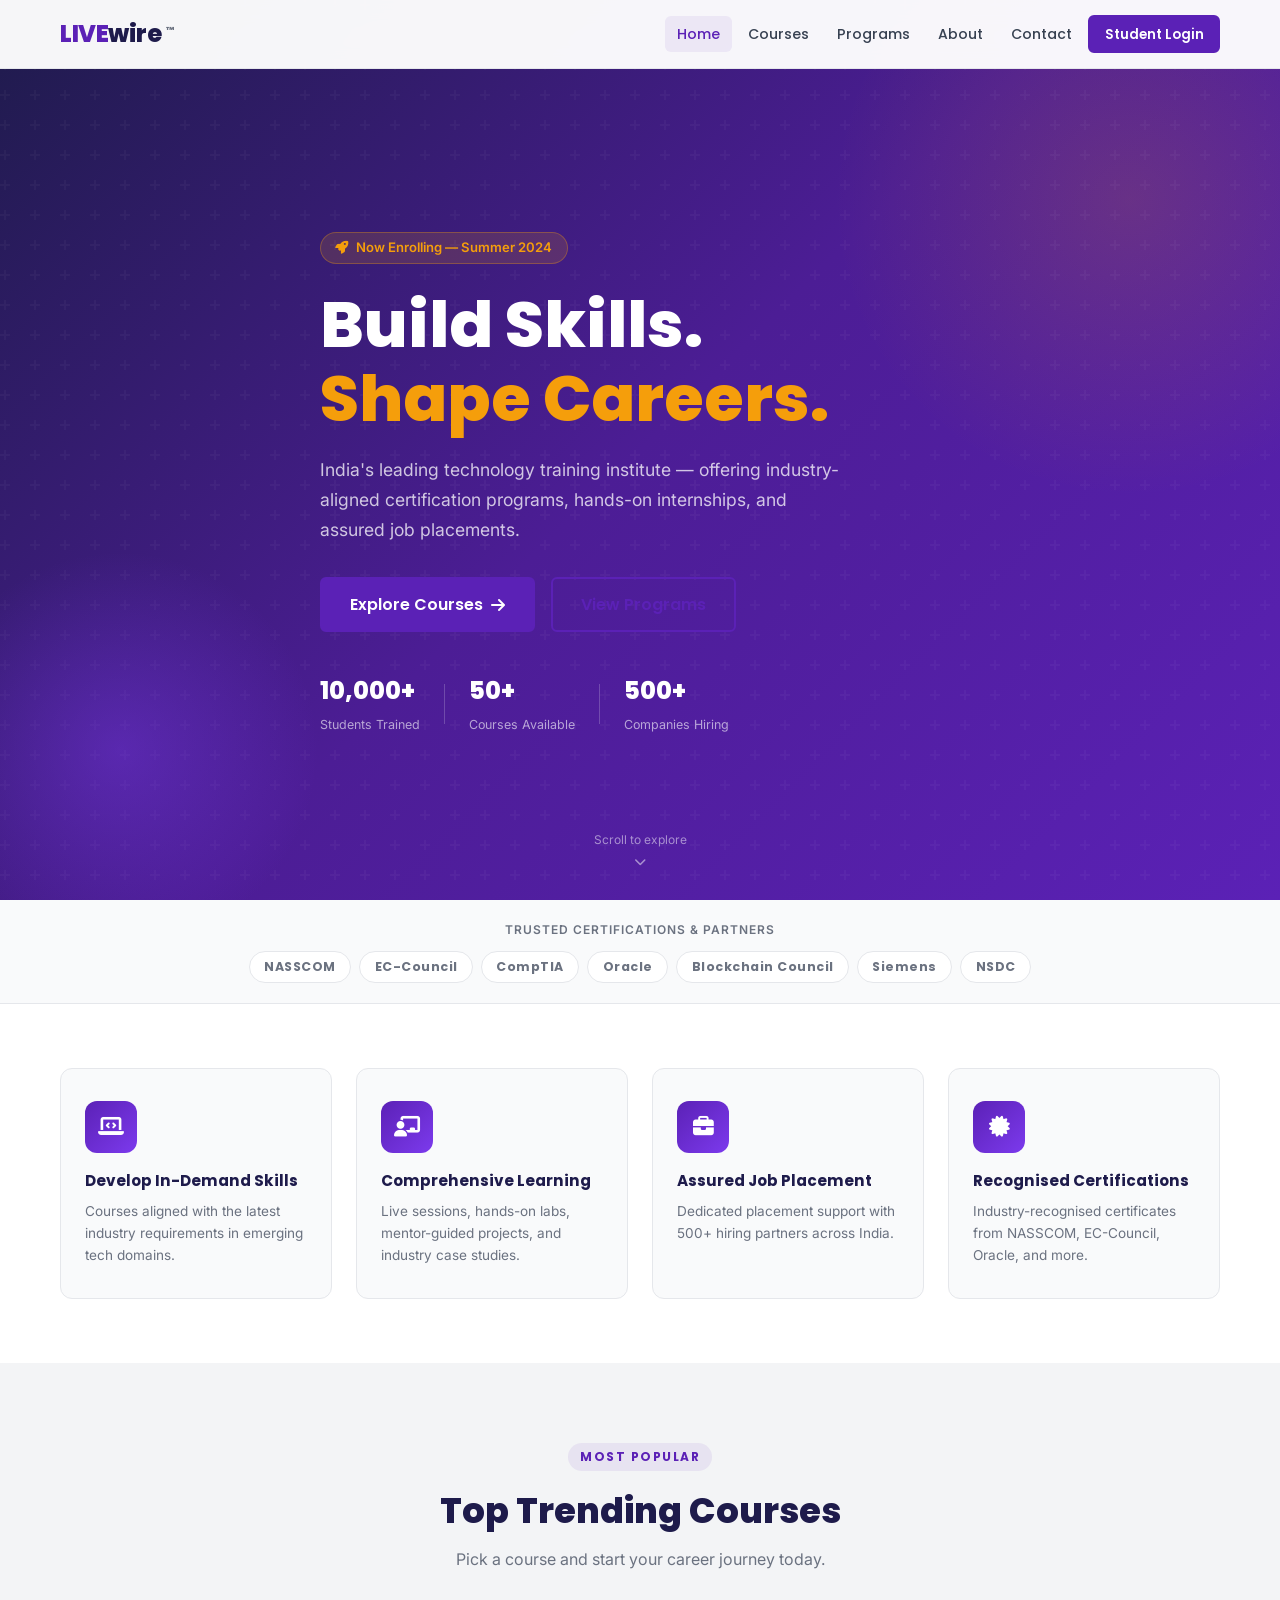
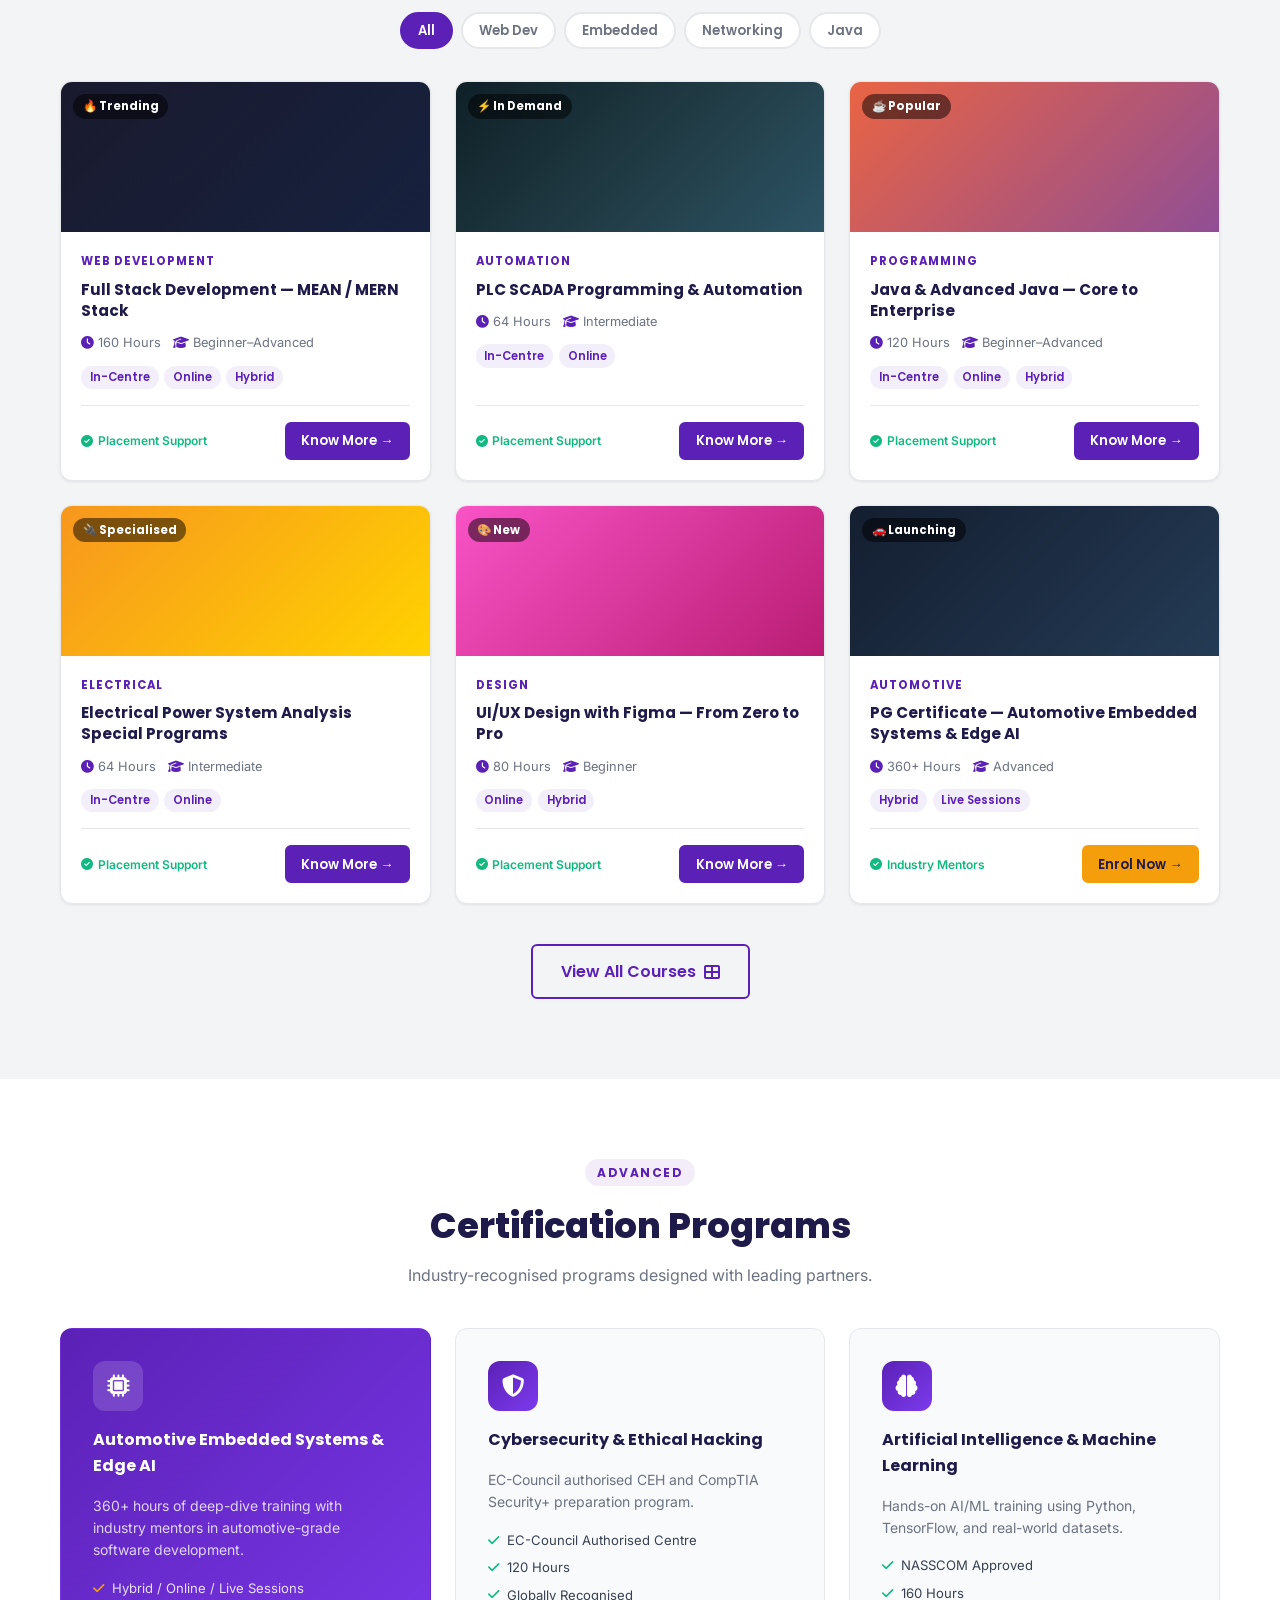
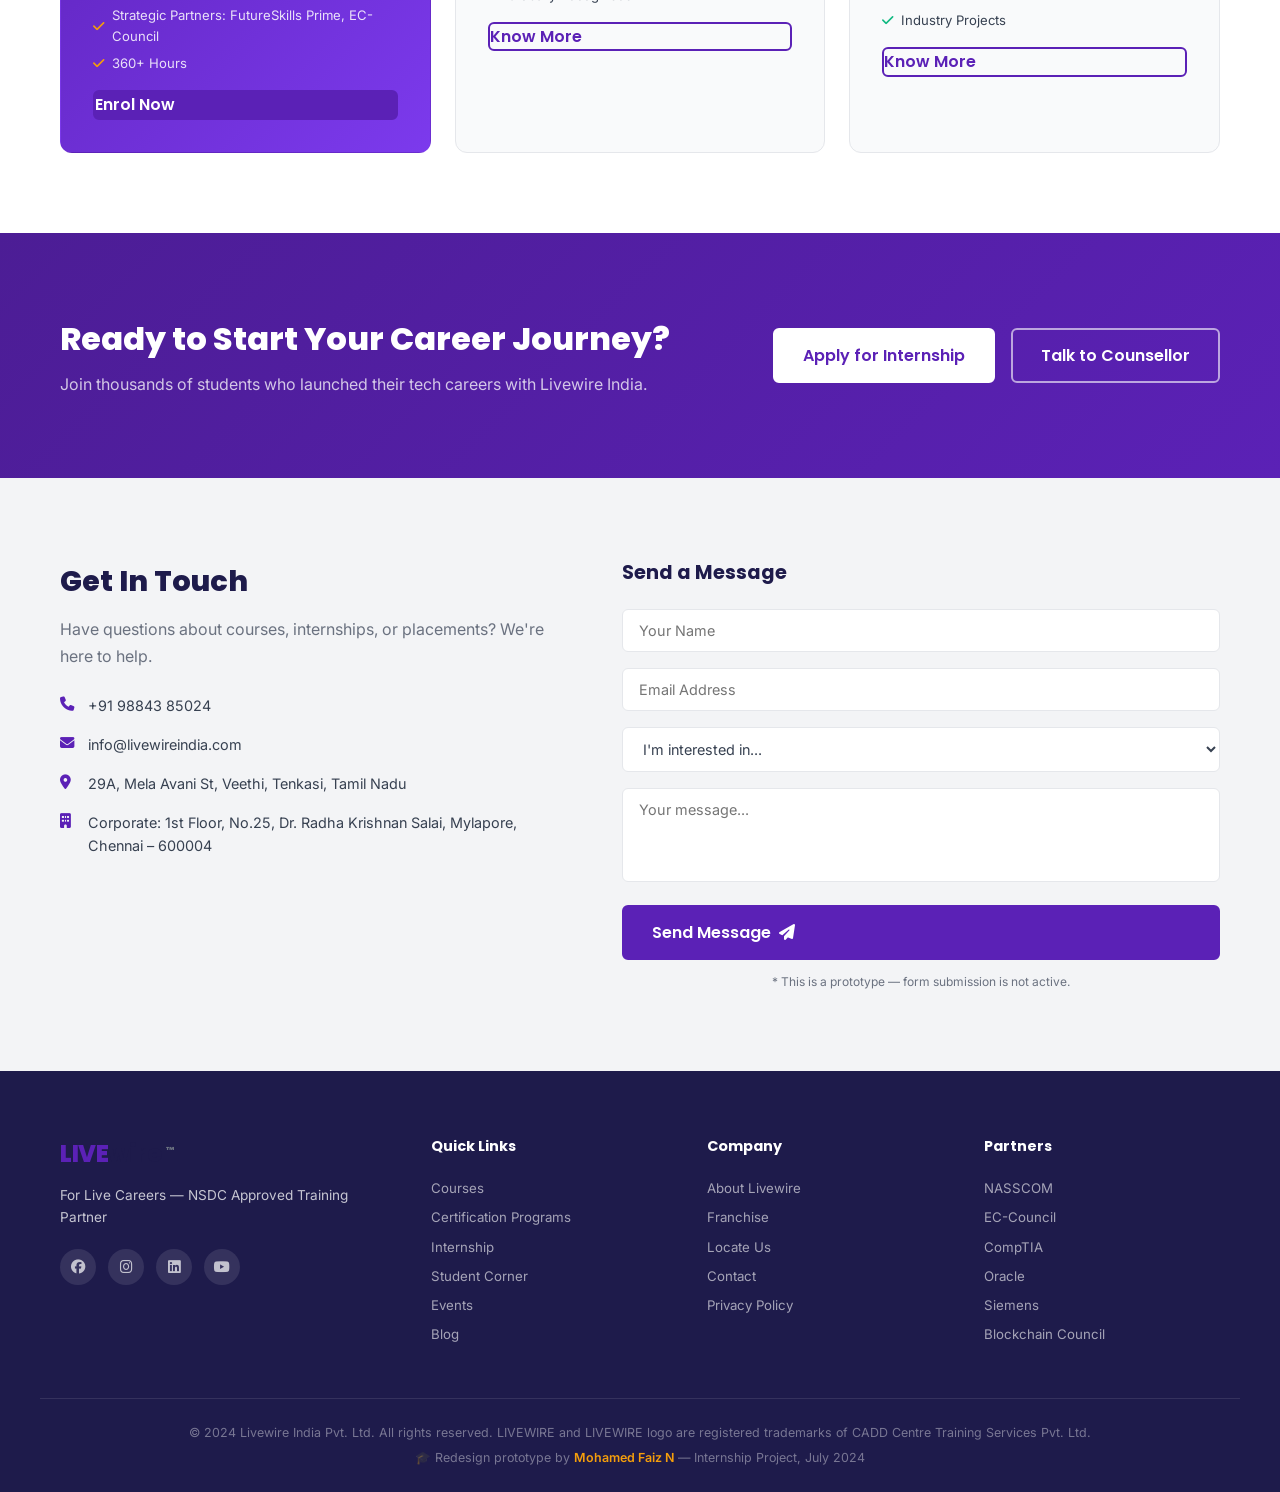
<file: index.html>
<!DOCTYPE html>
<html lang="en">
<head>
  <meta charset="UTF-8" />
  <meta name="viewport" content="width=device-width, initial-scale=1.0" />
  <meta name="description" content="Livewire India - Develop In-Demand Tech Skills. Explore certification programs, trending courses and assured placements." />
  <title>Livewire India | For Live Careers</title>

  <!-- Google Fonts -->
  <link rel="preconnect" href="https://fonts.googleapis.com" />
  <link href="https://fonts.googleapis.com/css2?family=Poppins:wght@400;500;600;700;800&family=Inter:wght@300;400;500&display=swap" rel="stylesheet" />

  <!-- Font Awesome -->
  <link rel="stylesheet" href="https://cdnjs.cloudflare.com/ajax/libs/font-awesome/6.5.0/css/all.min.css" />

  <!-- Main Stylesheet -->
  <link rel="stylesheet" href="style.css" />
</head>
<body>

  <!-- ===== NAVBAR ===== -->
  <header class="navbar" id="navbar">
    <div class="container nav-inner">
      <!-- Logo -->
      <a href="#" class="nav-logo">
        <span class="logo-live">LIVE</span><span class="logo-wire">wire</span>
        <sup class="logo-tm">™</sup>
      </a>

      <!-- Desktop Nav Links -->
      <nav class="nav-links" id="navLinks">
        <a href="#home" class="nav-link">Home</a>
        <a href="#courses" class="nav-link">Courses</a>
        <a href="#programs" class="nav-link">Programs</a>
        <a href="#about" class="nav-link">About</a>
        <a href="#contact" class="nav-link">Contact</a>
        <a href="#" class="btn btn-primary btn-sm">Student Login</a>
      </nav>

      <!-- Hamburger (Mobile) -->
      <button class="hamburger" id="hamburger" aria-label="Toggle navigation">
        <span></span>
        <span></span>
        <span></span>
      </button>
    </div>

    <!-- Mobile Dropdown Menu -->
    <div class="mobile-menu" id="mobileMenu">
      <a href="#home" class="mobile-link">Home</a>
      <a href="#courses" class="mobile-link">Courses</a>
      <a href="#programs" class="mobile-link">Programs</a>
      <a href="#about" class="mobile-link">About</a>
      <a href="#contact" class="mobile-link">Contact</a>
      <a href="#" class="btn btn-primary" style="margin-top: 1rem;">Student Login</a>
    </div>
  </header>

  <!-- ===== HERO SECTION ===== -->
  <section class="hero" id="home">
    <div class="hero-bg-overlay"></div>
    <div class="container hero-content">
      <div class="hero-badge">
        <i class="fas fa-rocket"></i> Now Enrolling — Summer 2024
      </div>
      <h1 class="hero-title">
        Build Skills.<br />
        <span class="highlight">Shape Careers.</span>
      </h1>
      <p class="hero-subtitle">
        India's leading technology training institute — offering industry-aligned certification
        programs, hands-on internships, and assured job placements.
      </p>
      <div class="hero-cta-group">
        <a href="#courses" class="btn btn-primary btn-lg">
          Explore Courses <i class="fas fa-arrow-right"></i>
        </a>
        <a href="#programs" class="btn btn-outline btn-lg">
          View Programs
        </a>
      </div>
      <div class="hero-stats">
        <div class="stat-item">
          <span class="stat-number">10,000+</span>
          <span class="stat-label">Students Trained</span>
        </div>
        <div class="stat-divider"></div>
        <div class="stat-item">
          <span class="stat-number">50+</span>
          <span class="stat-label">Courses Available</span>
        </div>
        <div class="stat-divider"></div>
        <div class="stat-item">
          <span class="stat-number">500+</span>
          <span class="stat-label">Companies Hiring</span>
        </div>
      </div>
    </div>

    <!-- Scroll hint -->
    <div class="scroll-hint">
      <span>Scroll to explore</span>
      <i class="fas fa-chevron-down bounce"></i>
    </div>
  </section>

  <!-- ===== PARTNERS BANNER ===== -->
  <section class="partners-bar">
    <div class="container">
      <p class="partners-label">Trusted Certifications & Partners</p>
      <div class="partners-list">
        <span class="partner-badge">NASSCOM</span>
        <span class="partner-badge">EC-Council</span>
        <span class="partner-badge">CompTIA</span>
        <span class="partner-badge">Oracle</span>
        <span class="partner-badge">Blockchain Council</span>
        <span class="partner-badge">Siemens</span>
        <span class="partner-badge">NSDC</span>
      </div>
    </div>
  </section>

  <!-- ===== FEATURES STRIP ===== -->
  <section class="features-strip" id="about">
    <div class="container features-grid">
      <div class="feature-card">
        <div class="feature-icon"><i class="fas fa-laptop-code"></i></div>
        <h3>Develop In-Demand Skills</h3>
        <p>Courses aligned with the latest industry requirements in emerging tech domains.</p>
      </div>
      <div class="feature-card">
        <div class="feature-icon"><i class="fas fa-chalkboard-teacher"></i></div>
        <h3>Comprehensive Learning</h3>
        <p>Live sessions, hands-on labs, mentor-guided projects, and industry case studies.</p>
      </div>
      <div class="feature-card">
        <div class="feature-icon"><i class="fas fa-briefcase"></i></div>
        <h3>Assured Job Placement</h3>
        <p>Dedicated placement support with 500+ hiring partners across India.</p>
      </div>
      <div class="feature-card">
        <div class="feature-icon"><i class="fas fa-certificate"></i></div>
        <h3>Recognised Certifications</h3>
        <p>Industry-recognised certificates from NASSCOM, EC-Council, Oracle, and more.</p>
      </div>
    </div>
  </section>

  <!-- ===== TRENDING COURSES ===== -->
  <section class="courses-section" id="courses">
    <div class="container">
      <div class="section-header">
        <span class="section-tag">Most Popular</span>
        <h2 class="section-title">Top Trending Courses</h2>
        <p class="section-subtitle">Pick a course and start your career journey today.</p>
      </div>

      <!-- Filter Tabs -->
      <div class="course-filters">
        <button class="filter-btn active" data-filter="all">All</button>
        <button class="filter-btn" data-filter="web">Web Dev</button>
        <button class="filter-btn" data-filter="embedded">Embedded</button>
        <button class="filter-btn" data-filter="network">Networking</button>
        <button class="filter-btn" data-filter="java">Java</button>
      </div>

      <!-- Course Cards Grid -->
      <div class="courses-grid" id="coursesGrid">

        <div class="course-card" data-category="web">
          <div class="course-img web-dev-img">
            <span class="course-badge trending">🔥 Trending</span>
          </div>
          <div class="course-body">
            <span class="course-tag">Web Development</span>
            <h3 class="course-title">Full Stack Development — MEAN / MERN Stack</h3>
            <div class="course-meta">
              <span><i class="fas fa-clock"></i> 160 Hours</span>
              <span><i class="fas fa-graduation-cap"></i> Beginner–Advanced</span>
            </div>
            <div class="course-modes">
              <span class="mode-tag">In-Centre</span>
              <span class="mode-tag">Online</span>
              <span class="mode-tag">Hybrid</span>
            </div>
            <div class="course-footer">
              <span class="placement-tag"><i class="fas fa-check-circle"></i> Placement Support</span>
              <a href="#" class="btn btn-primary btn-sm">Know More →</a>
            </div>
          </div>
        </div>

        <div class="course-card" data-category="embedded">
          <div class="course-img plc-img">
            <span class="course-badge">⚡ In Demand</span>
          </div>
          <div class="course-body">
            <span class="course-tag">Automation</span>
            <h3 class="course-title">PLC SCADA Programming & Automation</h3>
            <div class="course-meta">
              <span><i class="fas fa-clock"></i> 64 Hours</span>
              <span><i class="fas fa-graduation-cap"></i> Intermediate</span>
            </div>
            <div class="course-modes">
              <span class="mode-tag">In-Centre</span>
              <span class="mode-tag">Online</span>
            </div>
            <div class="course-footer">
              <span class="placement-tag"><i class="fas fa-check-circle"></i> Placement Support</span>
              <a href="#" class="btn btn-primary btn-sm">Know More →</a>
            </div>
          </div>
        </div>

        <div class="course-card" data-category="java">
          <div class="course-img java-img">
            <span class="course-badge">☕ Popular</span>
          </div>
          <div class="course-body">
            <span class="course-tag">Programming</span>
            <h3 class="course-title">Java & Advanced Java — Core to Enterprise</h3>
            <div class="course-meta">
              <span><i class="fas fa-clock"></i> 120 Hours</span>
              <span><i class="fas fa-graduation-cap"></i> Beginner–Advanced</span>
            </div>
            <div class="course-modes">
              <span class="mode-tag">In-Centre</span>
              <span class="mode-tag">Online</span>
              <span class="mode-tag">Hybrid</span>
            </div>
            <div class="course-footer">
              <span class="placement-tag"><i class="fas fa-check-circle"></i> Placement Support</span>
              <a href="#" class="btn btn-primary btn-sm">Know More →</a>
            </div>
          </div>
        </div>

        <div class="course-card" data-category="network">
          <div class="course-img power-img">
            <span class="course-badge">🔌 Specialised</span>
          </div>
          <div class="course-body">
            <span class="course-tag">Electrical</span>
            <h3 class="course-title">Electrical Power System Analysis Special Programs</h3>
            <div class="course-meta">
              <span><i class="fas fa-clock"></i> 64 Hours</span>
              <span><i class="fas fa-graduation-cap"></i> Intermediate</span>
            </div>
            <div class="course-modes">
              <span class="mode-tag">In-Centre</span>
              <span class="mode-tag">Online</span>
            </div>
            <div class="course-footer">
              <span class="placement-tag"><i class="fas fa-check-circle"></i> Placement Support</span>
              <a href="#" class="btn btn-primary btn-sm">Know More →</a>
            </div>
          </div>
        </div>

        <div class="course-card" data-category="web">
          <div class="course-img uiux-img">
            <span class="course-badge">🎨 New</span>
          </div>
          <div class="course-body">
            <span class="course-tag">Design</span>
            <h3 class="course-title">UI/UX Design with Figma — From Zero to Pro</h3>
            <div class="course-meta">
              <span><i class="fas fa-clock"></i> 80 Hours</span>
              <span><i class="fas fa-graduation-cap"></i> Beginner</span>
            </div>
            <div class="course-modes">
              <span class="mode-tag">Online</span>
              <span class="mode-tag">Hybrid</span>
            </div>
            <div class="course-footer">
              <span class="placement-tag"><i class="fas fa-check-circle"></i> Placement Support</span>
              <a href="#" class="btn btn-primary btn-sm">Know More →</a>
            </div>
          </div>
        </div>

        <div class="course-card" data-category="embedded">
          <div class="course-img auto-img">
            <span class="course-badge">🚗 Launching</span>
          </div>
          <div class="course-body">
            <span class="course-tag">Automotive</span>
            <h3 class="course-title">PG Certificate — Automotive Embedded Systems & Edge AI</h3>
            <div class="course-meta">
              <span><i class="fas fa-clock"></i> 360+ Hours</span>
              <span><i class="fas fa-graduation-cap"></i> Advanced</span>
            </div>
            <div class="course-modes">
              <span class="mode-tag">Hybrid</span>
              <span class="mode-tag">Live Sessions</span>
            </div>
            <div class="course-footer">
              <span class="placement-tag"><i class="fas fa-check-circle"></i> Industry Mentors</span>
              <a href="#" class="btn btn-accent btn-sm">Enrol Now →</a>
            </div>
          </div>
        </div>

      </div>

      <div class="courses-cta">
        <a href="#" class="btn btn-outline btn-lg">View All Courses <i class="fas fa-th-large"></i></a>
      </div>
    </div>
  </section>

  <!-- ===== PG PROGRAMS ===== -->
  <section class="programs-section" id="programs">
    <div class="container">
      <div class="section-header">
        <span class="section-tag">Advanced</span>
        <h2 class="section-title">Certification Programs</h2>
        <p class="section-subtitle">Industry-recognised programs designed with leading partners.</p>
      </div>
      <div class="programs-grid">
        <div class="program-card featured">
          <div class="program-icon"><i class="fas fa-microchip"></i></div>
          <h3>Automotive Embedded Systems & Edge AI</h3>
          <p>360+ hours of deep-dive training with industry mentors in automotive-grade software development.</p>
          <ul class="program-highlights">
            <li><i class="fas fa-check"></i> Hybrid / Online / Live Sessions</li>
            <li><i class="fas fa-check"></i> Strategic Partners: FutureSkills Prime, EC-Council</li>
            <li><i class="fas fa-check"></i> 360+ Hours</li>
          </ul>
          <a href="#" class="btn btn-primary">Enrol Now</a>
        </div>
        <div class="program-card">
          <div class="program-icon"><i class="fas fa-shield-alt"></i></div>
          <h3>Cybersecurity & Ethical Hacking</h3>
          <p>EC-Council authorised CEH and CompTIA Security+ preparation program.</p>
          <ul class="program-highlights">
            <li><i class="fas fa-check"></i> EC-Council Authorised Centre</li>
            <li><i class="fas fa-check"></i> 120 Hours</li>
            <li><i class="fas fa-check"></i> Globally Recognised</li>
          </ul>
          <a href="#" class="btn btn-outline">Know More</a>
        </div>
        <div class="program-card">
          <div class="program-icon"><i class="fas fa-brain"></i></div>
          <h3>Artificial Intelligence & Machine Learning</h3>
          <p>Hands-on AI/ML training using Python, TensorFlow, and real-world datasets.</p>
          <ul class="program-highlights">
            <li><i class="fas fa-check"></i> NASSCOM Approved</li>
            <li><i class="fas fa-check"></i> 160 Hours</li>
            <li><i class="fas fa-check"></i> Industry Projects</li>
          </ul>
          <a href="#" class="btn btn-outline">Know More</a>
        </div>
      </div>
    </div>
  </section>

  <!-- ===== TESTIMONIAL / INTERNSHIP CTA ===== -->
  <section class="cta-section">
    <div class="container cta-inner">
      <div class="cta-text">
        <h2>Ready to Start Your Career Journey?</h2>
        <p>Join thousands of students who launched their tech careers with Livewire India.</p>
      </div>
      <div class="cta-buttons">
        <a href="#" class="btn btn-white btn-lg">Apply for Internship</a>
        <a href="#contact" class="btn btn-outline-white btn-lg">Talk to Counsellor</a>
      </div>
    </div>
  </section>

  <!-- ===== CONTACT SECTION ===== -->
  <section class="contact-section" id="contact">
    <div class="container contact-grid">
      <div class="contact-info">
        <h2>Get In Touch</h2>
        <p>Have questions about courses, internships, or placements? We're here to help.</p>
        <div class="contact-item">
          <i class="fas fa-phone"></i>
          <span>+91 98843 85024</span>
        </div>
        <div class="contact-item">
          <i class="fas fa-envelope"></i>
          <span>info@livewireindia.com</span>
        </div>
        <div class="contact-item">
          <i class="fas fa-map-marker-alt"></i>
          <span>29A, Mela Avani St, Veethi, Tenkasi, Tamil Nadu</span>
        </div>
        <div class="contact-item">
          <i class="fas fa-building"></i>
          <span>Corporate: 1st Floor, No.25, Dr. Radha Krishnan Salai, Mylapore, Chennai – 600004</span>
        </div>
      </div>
      <div class="contact-form-area">
        <h3>Send a Message</h3>
        <div class="form-group">
          <input type="text" class="form-input" placeholder="Your Name" />
        </div>
        <div class="form-group">
          <input type="email" class="form-input" placeholder="Email Address" />
        </div>
        <div class="form-group">
          <select class="form-input">
            <option>I'm interested in...</option>
            <option>Full Stack Development</option>
            <option>PLC SCADA</option>
            <option>Java Programming</option>
            <option>Cybersecurity</option>
            <option>Internship Program</option>
          </select>
        </div>
        <div class="form-group">
          <textarea class="form-input" rows="4" placeholder="Your message..."></textarea>
        </div>
        <button class="btn btn-primary btn-lg" style="width:100%;">Send Message <i class="fas fa-paper-plane"></i></button>
        <p class="form-note">* This is a prototype — form submission is not active.</p>
      </div>
    </div>
  </section>

  <!-- ===== FOOTER ===== -->
  <footer class="footer">
    <div class="container footer-grid">
      <div class="footer-brand">
        <a href="#" class="nav-logo footer-logo">
          <span class="logo-live">LIVE</span><span class="logo-wire">wire</span>
          <sup class="logo-tm">™</sup>
        </a>
        <p>For Live Careers — NSDC Approved Training Partner</p>
        <div class="footer-social">
          <a href="#" aria-label="Facebook"><i class="fab fa-facebook"></i></a>
          <a href="#" aria-label="Instagram"><i class="fab fa-instagram"></i></a>
          <a href="#" aria-label="LinkedIn"><i class="fab fa-linkedin"></i></a>
          <a href="#" aria-label="YouTube"><i class="fab fa-youtube"></i></a>
        </div>
      </div>
      <div class="footer-links">
        <h4>Quick Links</h4>
        <a href="#">Courses</a>
        <a href="#">Certification Programs</a>
        <a href="#">Internship</a>
        <a href="#">Student Corner</a>
        <a href="#">Events</a>
        <a href="#">Blog</a>
      </div>
      <div class="footer-links">
        <h4>Company</h4>
        <a href="#">About Livewire</a>
        <a href="#">Franchise</a>
        <a href="#">Locate Us</a>
        <a href="#">Contact</a>
        <a href="#">Privacy Policy</a>
      </div>
      <div class="footer-links">
        <h4>Partners</h4>
        <a href="#">NASSCOM</a>
        <a href="#">EC-Council</a>
        <a href="#">CompTIA</a>
        <a href="#">Oracle</a>
        <a href="#">Siemens</a>
        <a href="#">Blockchain Council</a>
      </div>
    </div>
    <div class="footer-bottom">
      <p>© 2024 Livewire India Pvt. Ltd. All rights reserved. LIVEWIRE and LIVEWIRE logo are registered trademarks of CADD Centre Training Services Pvt. Ltd.</p>
      <p class="footer-note">🎓 Redesign prototype by <a href="https://www.linkedin.com/in/mohamed-faiz-n-11706a275" target="_blank">Mohamed Faiz N</a> — Internship Project, July 2024</p>
    </div>
  </footer>

  <!-- Back to top button -->
  <button class="back-to-top" id="backToTop" aria-label="Back to top">
    <i class="fas fa-arrow-up"></i>
  </button>

  <script src="script.js"></script>
</body>
</html>
</file>
<file: style.css>
/* ============================================
   LIVEWIRE INDIA — REDESIGN PROTOTYPE
   Internship Project by Mohamed Faiz N
   July 2024 | Livewire, Tenkasi
   ============================================ */

/* ---- CSS VARIABLES ---- */
:root {
  --primary: #5b21b6;
  --primary-dark: #4c1d95;
  --primary-light: #7c3aed;
  --accent: #f59e0b;
  --accent-dark: #d97706;
  --success: #10b981;
  --text-dark: #1e1b4b;
  --text-body: #374151;
  --text-muted: #6b7280;
  --bg-white: #ffffff;
  --bg-light: #f9fafb;
  --bg-section: #f3f4f6;
  --border: #e5e7eb;
  --shadow-sm: 0 1px 3px rgba(0,0,0,0.08);
  --shadow-md: 0 4px 16px rgba(0,0,0,0.10);
  --shadow-lg: 0 8px 32px rgba(0,0,0,0.14);
  --radius: 12px;
  --radius-sm: 6px;
  --radius-lg: 20px;
  --transition: 0.25s ease;
  --font-heading: 'Poppins', sans-serif;
  --font-body: 'Inter', sans-serif;
  --navbar-height: 68px;
}

/* ---- RESET & BASE ---- */
*, *::before, *::after { box-sizing: border-box; margin: 0; padding: 0; }

html {
  scroll-behavior: smooth;
  font-size: 16px;
}

body {
  font-family: var(--font-body);
  color: var(--text-body);
  background: var(--bg-white);
  line-height: 1.6;
  overflow-x: hidden;
}

a { text-decoration: none; color: inherit; }
img { max-width: 100%; display: block; }
ul { list-style: none; }

/* ---- CONTAINER ---- */
.container {
  width: 100%;
  max-width: 1200px;
  margin: 0 auto;
  padding: 0 1.25rem;
}

/* ============================================
   BUTTONS
   ============================================ */
.btn {
  display: inline-flex;
  align-items: center;
  gap: 0.5rem;
  font-family: var(--font-heading);
  font-weight: 600;
  border-radius: var(--radius-sm);
  border: 2px solid transparent;
  cursor: pointer;
  transition: all var(--transition);
  text-align: center;
  white-space: nowrap;
}

.btn-sm  { padding: 0.4rem 0.9rem; font-size: 0.82rem; }
.btn-md  { padding: 0.6rem 1.25rem; font-size: 0.9rem; }
.btn-lg  { padding: 0.8rem 1.75rem; font-size: 1rem; }

.btn-primary {
  background: var(--primary);
  color: #fff;
  border-color: var(--primary);
}
.btn-primary:hover {
  background: var(--primary-dark);
  border-color: var(--primary-dark);
  transform: translateY(-1px);
  box-shadow: 0 4px 12px rgba(91,33,182,0.35);
}

.btn-accent {
  background: var(--accent);
  color: #1e1b4b;
  border-color: var(--accent);
}
.btn-accent:hover {
  background: var(--accent-dark);
  border-color: var(--accent-dark);
  transform: translateY(-1px);
}

.btn-outline {
  background: transparent;
  color: var(--primary);
  border-color: var(--primary);
}
.btn-outline:hover {
  background: var(--primary);
  color: #fff;
}

.btn-white {
  background: #fff;
  color: var(--primary);
  border-color: #fff;
}
.btn-white:hover {
  background: #f3f4f6;
}

.btn-outline-white {
  background: transparent;
  color: #fff;
  border-color: rgba(255,255,255,0.6);
}
.btn-outline-white:hover {
  background: rgba(255,255,255,0.1);
  border-color: #fff;
}

/* ============================================
   NAVBAR
   ============================================ */
.navbar {
  position: fixed;
  top: 0; left: 0; right: 0;
  height: var(--navbar-height);
  background: rgba(255,255,255,0.96);
  backdrop-filter: blur(10px);
  -webkit-backdrop-filter: blur(10px);
  box-shadow: 0 1px 0 var(--border);
  z-index: 1000;
  transition: box-shadow var(--transition);
}

.navbar.scrolled {
  box-shadow: var(--shadow-md);
}

.nav-inner {
  display: flex;
  align-items: center;
  justify-content: space-between;
  height: var(--navbar-height);
}

.nav-logo {
  font-family: var(--font-heading);
  font-size: 1.5rem;
  font-weight: 800;
  color: var(--text-dark);
  letter-spacing: -0.5px;
}
.logo-live { color: var(--primary); }
.logo-wire { color: var(--text-dark); }
.logo-tm   { font-size: 0.55rem; color: var(--text-muted); vertical-align: super; }

.nav-links {
  display: flex;
  align-items: center;
  gap: 0.25rem;
}

.nav-link {
  font-family: var(--font-heading);
  font-size: 0.88rem;
  font-weight: 500;
  color: var(--text-body);
  padding: 0.45rem 0.75rem;
  border-radius: var(--radius-sm);
  transition: color var(--transition), background var(--transition);
}
.nav-link:hover {
  color: var(--primary);
  background: rgba(91,33,182,0.06);
}

/* Hamburger */
.hamburger {
  display: none;
  flex-direction: column;
  gap: 5px;
  background: none;
  border: none;
  cursor: pointer;
  padding: 8px;
}
.hamburger span {
  display: block;
  width: 24px;
  height: 2px;
  background: var(--text-dark);
  border-radius: 2px;
  transition: all 0.3s;
}
.hamburger.active span:nth-child(1) { transform: translateY(7px) rotate(45deg); }
.hamburger.active span:nth-child(2) { opacity: 0; }
.hamburger.active span:nth-child(3) { transform: translateY(-7px) rotate(-45deg); }

/* Mobile Menu */
.mobile-menu {
  display: none;
  flex-direction: column;
  padding: 1rem 1.25rem 1.5rem;
  background: #fff;
  border-top: 1px solid var(--border);
}
.mobile-menu.open { display: flex; }
.mobile-link {
  font-family: var(--font-heading);
  font-size: 0.95rem;
  font-weight: 500;
  color: var(--text-body);
  padding: 0.7rem 0;
  border-bottom: 1px solid var(--border);
}
.mobile-link:last-of-type { border-bottom: none; }
.mobile-link:hover { color: var(--primary); }

/* ============================================
   HERO SECTION
   ============================================ */
.hero {
  min-height: 100vh;
  padding-top: var(--navbar-height);
  display: flex;
  flex-direction: column;
  justify-content: center;
  background: linear-gradient(135deg, #1e1b4b 0%, #4c1d95 50%, #5b21b6 100%);
  position: relative;
  overflow: hidden;
}

/* Decorative circles in background */
.hero::before {
  content: '';
  position: absolute;
  width: 600px; height: 600px;
  background: radial-gradient(circle, rgba(245,158,11,0.15) 0%, transparent 70%);
  top: -100px; right: -150px;
  border-radius: 50%;
  pointer-events: none;
}
.hero::after {
  content: '';
  position: absolute;
  width: 400px; height: 400px;
  background: radial-gradient(circle, rgba(124,58,237,0.4) 0%, transparent 70%);
  bottom: -50px; left: -80px;
  border-radius: 50%;
  pointer-events: none;
}

.hero-bg-overlay {
  position: absolute;
  inset: 0;
  background: url("data:image/svg+xml,%3Csvg width='60' height='60' viewBox='0 0 60 60' xmlns='http://www.w3.org/2000/svg'%3E%3Cg fill='none' fill-rule='evenodd'%3E%3Cg fill='%23ffffff' fill-opacity='0.03'%3E%3Cpath d='M36 34v-4h-2v4h-4v2h4v4h2v-4h4v-2h-4zm0-30V0h-2v4h-4v2h4v4h2V6h4V4h-4zM6 34v-4H4v4H0v2h4v4h2v-4h4v-2H6zM6 4V0H4v4H0v2h4v4h2V6h4V4H6z'/%3E%3C/g%3E%3C/g%3E%3C/svg%3E");
  pointer-events: none;
}

.hero-content {
  position: relative;
  z-index: 2;
  padding: 4rem 1.25rem;
  max-width: 680px;
}

.hero-badge {
  display: inline-flex;
  align-items: center;
  gap: 0.5rem;
  background: rgba(245,158,11,0.15);
  color: var(--accent);
  border: 1px solid rgba(245,158,11,0.3);
  border-radius: 100px;
  padding: 0.3rem 0.9rem;
  font-size: 0.82rem;
  font-weight: 600;
  margin-bottom: 1.5rem;
  animation: fadeInDown 0.6s ease both;
}

.hero-title {
  font-family: var(--font-heading);
  font-size: clamp(2.4rem, 6vw, 4rem);
  font-weight: 800;
  color: #fff;
  line-height: 1.15;
  margin-bottom: 1.25rem;
  animation: fadeInUp 0.7s ease 0.1s both;
}
.hero-title .highlight { color: var(--accent); }

.hero-subtitle {
  font-size: 1.1rem;
  color: rgba(255,255,255,0.75);
  line-height: 1.7;
  margin-bottom: 2rem;
  max-width: 520px;
  animation: fadeInUp 0.7s ease 0.2s both;
}

.hero-cta-group {
  display: flex;
  flex-wrap: wrap;
  gap: 1rem;
  margin-bottom: 2.5rem;
  animation: fadeInUp 0.7s ease 0.3s both;
}

.hero-stats {
  display: flex;
  flex-wrap: wrap;
  gap: 1.5rem;
  align-items: center;
  animation: fadeInUp 0.7s ease 0.4s both;
}
.stat-item { text-align: left; }
.stat-number {
  font-family: var(--font-heading);
  font-size: 1.5rem;
  font-weight: 800;
  color: #fff;
  display: block;
}
.stat-label {
  font-size: 0.78rem;
  color: rgba(255,255,255,0.6);
}
.stat-divider {
  width: 1px;
  height: 40px;
  background: rgba(255,255,255,0.2);
}

/* Scroll hint */
.scroll-hint {
  position: absolute;
  bottom: 2rem;
  left: 50%;
  transform: translateX(-50%);
  display: flex;
  flex-direction: column;
  align-items: center;
  gap: 0.4rem;
  color: rgba(255,255,255,0.5);
  font-size: 0.75rem;
  z-index: 2;
}
.bounce { animation: bounce 1.8s infinite; }

/* ============================================
   PARTNERS BAR
   ============================================ */
.partners-bar {
  background: var(--bg-light);
  border-bottom: 1px solid var(--border);
  padding: 1.25rem 0;
}

.partners-label {
  text-align: center;
  font-size: 0.75rem;
  text-transform: uppercase;
  letter-spacing: 1px;
  color: var(--text-muted);
  font-weight: 600;
  margin-bottom: 0.75rem;
}

.partners-list {
  display: flex;
  flex-wrap: wrap;
  justify-content: center;
  gap: 0.5rem;
}

.partner-badge {
  font-family: var(--font-heading);
  font-size: 0.78rem;
  font-weight: 700;
  color: var(--text-muted);
  padding: 0.3rem 0.9rem;
  border: 1px solid var(--border);
  border-radius: 100px;
  background: #fff;
  letter-spacing: 0.5px;
  transition: all var(--transition);
}
.partner-badge:hover {
  color: var(--primary);
  border-color: var(--primary);
  background: rgba(91,33,182,0.05);
}

/* ============================================
   FEATURES STRIP
   ============================================ */
.features-strip {
  padding: 4rem 0;
  background: var(--bg-white);
}

.features-grid {
  display: grid;
  grid-template-columns: repeat(auto-fit, minmax(220px, 1fr));
  gap: 1.5rem;
}

.feature-card {
  background: var(--bg-light);
  border: 1px solid var(--border);
  border-radius: var(--radius);
  padding: 2rem 1.5rem;
  transition: all var(--transition);
}
.feature-card:hover {
  border-color: var(--primary-light);
  box-shadow: var(--shadow-md);
  transform: translateY(-3px);
}

.feature-icon {
  width: 52px; height: 52px;
  border-radius: var(--radius);
  background: linear-gradient(135deg, var(--primary), var(--primary-light));
  display: flex;
  align-items: center;
  justify-content: center;
  color: #fff;
  font-size: 1.3rem;
  margin-bottom: 1rem;
}

.feature-card h3 {
  font-family: var(--font-heading);
  font-size: 0.95rem;
  font-weight: 700;
  color: var(--text-dark);
  margin-bottom: 0.5rem;
}

.feature-card p {
  font-size: 0.85rem;
  color: var(--text-muted);
  line-height: 1.6;
}

/* ============================================
   SECTION HEADERS (shared)
   ============================================ */
.section-header {
  text-align: center;
  margin-bottom: 2.5rem;
}
.section-tag {
  display: inline-block;
  font-family: var(--font-heading);
  font-size: 0.75rem;
  font-weight: 700;
  text-transform: uppercase;
  letter-spacing: 1.5px;
  color: var(--primary);
  background: rgba(91,33,182,0.08);
  padding: 0.25rem 0.75rem;
  border-radius: 100px;
  margin-bottom: 0.75rem;
}
.section-title {
  font-family: var(--font-heading);
  font-size: clamp(1.6rem, 3vw, 2.2rem);
  font-weight: 800;
  color: var(--text-dark);
  margin-bottom: 0.5rem;
}
.section-subtitle {
  font-size: 1rem;
  color: var(--text-muted);
  max-width: 500px;
  margin: 0 auto;
}

/* ============================================
   COURSES SECTION
   ============================================ */
.courses-section {
  padding: 5rem 0;
  background: var(--bg-section);
}

/* Filter Tabs */
.course-filters {
  display: flex;
  flex-wrap: wrap;
  gap: 0.5rem;
  justify-content: center;
  margin-bottom: 2rem;
}

.filter-btn {
  font-family: var(--font-heading);
  font-size: 0.82rem;
  font-weight: 600;
  padding: 0.4rem 1rem;
  border: 2px solid var(--border);
  border-radius: 100px;
  background: #fff;
  color: var(--text-muted);
  cursor: pointer;
  transition: all var(--transition);
}
.filter-btn.active,
.filter-btn:hover {
  background: var(--primary);
  color: #fff;
  border-color: var(--primary);
}

/* Courses Grid */
.courses-grid {
  display: grid;
  grid-template-columns: repeat(auto-fill, minmax(300px, 1fr));
  gap: 1.5rem;
  margin-bottom: 2.5rem;
}

.course-card {
  background: #fff;
  border-radius: var(--radius);
  overflow: hidden;
  border: 1px solid var(--border);
  box-shadow: var(--shadow-sm);
  transition: all var(--transition);
  display: flex;
  flex-direction: column;
}
.course-card:hover {
  box-shadow: var(--shadow-lg);
  transform: translateY(-4px);
}
.course-card.hidden { display: none; }

/* Course image placeholder areas */
.course-img {
  height: 150px;
  position: relative;
  display: flex;
  align-items: flex-start;
  padding: 0.75rem;
}

.web-dev-img  { background: linear-gradient(135deg, #1a1a2e, #16213e); }
.plc-img      { background: linear-gradient(135deg, #0f2027, #203a43, #2c5364); }
.java-img     { background: linear-gradient(135deg, #e96443, #904e95); }
.power-img    { background: linear-gradient(135deg, #f7971e, #ffd200); }
.uiux-img     { background: linear-gradient(135deg, #f953c6, #b91d73); }
.auto-img     { background: linear-gradient(135deg, #141e30, #243b55); }

.course-badge {
  background: rgba(0,0,0,0.5);
  backdrop-filter: blur(6px);
  color: #fff;
  font-size: 0.72rem;
  font-weight: 700;
  padding: 0.2rem 0.6rem;
  border-radius: 100px;
  font-family: var(--font-heading);
}

.course-body {
  padding: 1.25rem;
  display: flex;
  flex-direction: column;
  flex: 1;
}

.course-tag {
  font-size: 0.72rem;
  font-weight: 700;
  text-transform: uppercase;
  letter-spacing: 1px;
  color: var(--primary);
  margin-bottom: 0.5rem;
  font-family: var(--font-heading);
}

.course-title {
  font-family: var(--font-heading);
  font-size: 0.95rem;
  font-weight: 700;
  color: var(--text-dark);
  margin-bottom: 0.75rem;
  line-height: 1.4;
}

.course-meta {
  display: flex;
  flex-wrap: wrap;
  gap: 0.75rem;
  margin-bottom: 0.75rem;
  font-size: 0.8rem;
  color: var(--text-muted);
}
.course-meta i { color: var(--primary); }

.course-modes {
  display: flex;
  flex-wrap: wrap;
  gap: 0.35rem;
  margin-bottom: 1rem;
}
.mode-tag {
  font-size: 0.72rem;
  font-weight: 600;
  padding: 0.15rem 0.55rem;
  border-radius: 100px;
  background: rgba(91,33,182,0.07);
  color: var(--primary);
  font-family: var(--font-heading);
}

.course-footer {
  display: flex;
  align-items: center;
  justify-content: space-between;
  margin-top: auto;
  padding-top: 1rem;
  border-top: 1px solid var(--border);
}

.placement-tag {
  font-size: 0.75rem;
  color: var(--success);
  font-weight: 600;
  display: flex;
  align-items: center;
  gap: 0.3rem;
}

.courses-cta { text-align: center; }

/* ============================================
   PROGRAMS SECTION
   ============================================ */
.programs-section {
  padding: 5rem 0;
  background: var(--bg-white);
}

.programs-grid {
  display: grid;
  grid-template-columns: repeat(auto-fit, minmax(280px, 1fr));
  gap: 1.5rem;
}

.program-card {
  background: var(--bg-light);
  border: 1px solid var(--border);
  border-radius: var(--radius);
  padding: 2rem;
  transition: all var(--transition);
  display: flex;
  flex-direction: column;
  gap: 1rem;
}
.program-card:hover {
  box-shadow: var(--shadow-md);
  transform: translateY(-3px);
}
.program-card.featured {
  background: linear-gradient(135deg, var(--primary), var(--primary-light));
  color: #fff;
  border-color: transparent;
}

.program-icon {
  width: 50px; height: 50px;
  border-radius: var(--radius);
  background: rgba(255,255,255,0.15);
  display: flex;
  align-items: center;
  justify-content: center;
  font-size: 1.4rem;
  color: #fff;
}
.program-card:not(.featured) .program-icon {
  background: linear-gradient(135deg, var(--primary), var(--primary-light));
}

.program-card h3 {
  font-family: var(--font-heading);
  font-size: 1rem;
  font-weight: 700;
  color: inherit;
}
.program-card:not(.featured) h3 { color: var(--text-dark); }

.program-card p {
  font-size: 0.875rem;
  color: rgba(255,255,255,0.8);
  line-height: 1.6;
}
.program-card:not(.featured) p { color: var(--text-muted); }

.program-highlights {
  display: flex;
  flex-direction: column;
  gap: 0.4rem;
  font-size: 0.82rem;
}
.program-highlights li {
  display: flex;
  align-items: center;
  gap: 0.5rem;
  color: rgba(255,255,255,0.85);
}
.program-card:not(.featured) .program-highlights li { color: var(--text-body); }
.program-highlights .fa-check { color: var(--accent); }
.program-card:not(.featured) .program-highlights .fa-check { color: var(--success); }

/* ============================================
   CTA SECTION
   ============================================ */
.cta-section {
  padding: 5rem 0;
  background: linear-gradient(135deg, var(--primary-dark), var(--primary));
}
.cta-inner {
  display: flex;
  flex-wrap: wrap;
  align-items: center;
  justify-content: space-between;
  gap: 2rem;
}
.cta-text h2 {
  font-family: var(--font-heading);
  font-size: clamp(1.4rem, 3vw, 2rem);
  font-weight: 800;
  color: #fff;
  margin-bottom: 0.5rem;
}
.cta-text p { color: rgba(255,255,255,0.75); font-size: 1rem; }
.cta-buttons { display: flex; gap: 1rem; flex-wrap: wrap; }

/* ============================================
   CONTACT SECTION
   ============================================ */
.contact-section {
  padding: 5rem 0;
  background: var(--bg-section);
}
.contact-grid {
  display: grid;
  grid-template-columns: 1fr 1.2fr;
  gap: 4rem;
  align-items: start;
}
.contact-info h2 {
  font-family: var(--font-heading);
  font-size: 1.8rem;
  font-weight: 800;
  color: var(--text-dark);
  margin-bottom: 0.75rem;
}
.contact-info > p {
  color: var(--text-muted);
  margin-bottom: 1.5rem;
  line-height: 1.7;
}
.contact-item {
  display: flex;
  align-items: flex-start;
  gap: 0.75rem;
  margin-bottom: 1rem;
  font-size: 0.9rem;
  color: var(--text-body);
}
.contact-item i {
  color: var(--primary);
  margin-top: 3px;
  flex-shrink: 0;
  width: 16px;
}
.contact-form-area h3 {
  font-family: var(--font-heading);
  font-size: 1.2rem;
  font-weight: 700;
  color: var(--text-dark);
  margin-bottom: 1.25rem;
}
.form-group { margin-bottom: 1rem; }
.form-input {
  width: 100%;
  padding: 0.75rem 1rem;
  border: 1.5px solid var(--border);
  border-radius: var(--radius-sm);
  font-family: var(--font-body);
  font-size: 0.9rem;
  color: var(--text-body);
  background: #fff;
  transition: border-color var(--transition);
  outline: none;
  resize: none;
}
.form-input:focus { border-color: var(--primary); }
.form-note {
  font-size: 0.75rem;
  color: var(--text-muted);
  margin-top: 0.75rem;
  text-align: center;
}

/* ============================================
   FOOTER
   ============================================ */
.footer {
  background: var(--text-dark);
  color: rgba(255,255,255,0.75);
  padding: 4rem 0 0;
}
.footer-grid {
  display: grid;
  grid-template-columns: 1.4fr 1fr 1fr 1fr;
  gap: 2.5rem;
  padding-bottom: 3rem;
  border-bottom: 1px solid rgba(255,255,255,0.1);
}
.footer-brand p {
  font-size: 0.85rem;
  margin-top: 0.75rem;
  margin-bottom: 1.25rem;
  line-height: 1.6;
}
.footer-logo { color: #fff; }
.footer-social {
  display: flex;
  gap: 0.75rem;
}
.footer-social a {
  width: 36px; height: 36px;
  border-radius: 50%;
  background: rgba(255,255,255,0.1);
  display: flex;
  align-items: center;
  justify-content: center;
  font-size: 0.9rem;
  color: rgba(255,255,255,0.7);
  transition: all var(--transition);
}
.footer-social a:hover {
  background: var(--primary-light);
  color: #fff;
}
.footer-links h4 {
  font-family: var(--font-heading);
  font-size: 0.9rem;
  font-weight: 700;
  color: #fff;
  margin-bottom: 1rem;
}
.footer-links a {
  display: block;
  font-size: 0.83rem;
  color: rgba(255,255,255,0.6);
  padding: 0.25rem 0;
  transition: color var(--transition);
}
.footer-links a:hover { color: var(--accent); }

.footer-bottom {
  padding: 1.5rem 1.25rem;
  text-align: center;
  font-size: 0.78rem;
  color: rgba(255,255,255,0.4);
}
.footer-bottom p + p { margin-top: 0.35rem; }
.footer-note a {
  color: var(--accent);
  font-weight: 600;
}

/* ============================================
   BACK TO TOP
   ============================================ */
.back-to-top {
  position: fixed;
  bottom: 1.5rem;
  right: 1.5rem;
  width: 44px; height: 44px;
  border-radius: 50%;
  background: var(--primary);
  color: #fff;
  border: none;
  cursor: pointer;
  font-size: 1rem;
  display: flex;
  align-items: center;
  justify-content: center;
  box-shadow: var(--shadow-md);
  transition: all var(--transition);
  opacity: 0;
  pointer-events: none;
  z-index: 999;
}
.back-to-top.visible { opacity: 1; pointer-events: auto; }
.back-to-top:hover { background: var(--primary-dark); transform: translateY(-2px); }

/* ============================================
   ANIMATIONS
   ============================================ */
@keyframes fadeInUp {
  from { opacity: 0; transform: translateY(24px); }
  to   { opacity: 1; transform: translateY(0); }
}
@keyframes fadeInDown {
  from { opacity: 0; transform: translateY(-16px); }
  to   { opacity: 1; transform: translateY(0); }
}
@keyframes bounce {
  0%, 100% { transform: translateY(0); }
  50%       { transform: translateY(6px); }
}

/* ============================================
   RESPONSIVE — MOBILE FIRST
   ============================================ */

/* Medium: tablet */
@media (max-width: 900px) {
  .contact-grid { grid-template-columns: 1fr; gap: 2.5rem; }
  .footer-grid { grid-template-columns: 1fr 1fr; gap: 2rem; }
  .footer-brand { grid-column: 1 / -1; }
}

/* Small: mobile */
@media (max-width: 680px) {
  :root { --navbar-height: 60px; }

  /* Nav */
  .nav-links { display: none; }
  .hamburger { display: flex; }

  /* Hero */
  .hero-cta-group { flex-direction: column; }
  .hero-cta-group .btn { width: 100%; justify-content: center; }
  .hero-stats { gap: 1rem; }
  .stat-divider { display: none; }

  /* Features */
  .features-grid { grid-template-columns: 1fr; }

  /* Courses */
  .courses-grid { grid-template-columns: 1fr; }
  .course-filters { justify-content: flex-start; overflow-x: auto; flex-wrap: nowrap; padding-bottom: 0.25rem; }

  /* Programs */
  .programs-grid { grid-template-columns: 1fr; }

  /* CTA */
  .cta-inner { flex-direction: column; text-align: center; }
  .cta-buttons { justify-content: center; }

  /* Footer */
  .footer-grid { grid-template-columns: 1fr; gap: 2rem; }
  .footer-brand { grid-column: auto; }
}

/* Extra small */
@media (max-width: 400px) {
  .hero-title { font-size: 2rem; }
  .hero-stats { flex-direction: column; gap: 0.5rem; }
  .stat-item { display: flex; gap: 0.5rem; align-items: baseline; }
}
</file>
